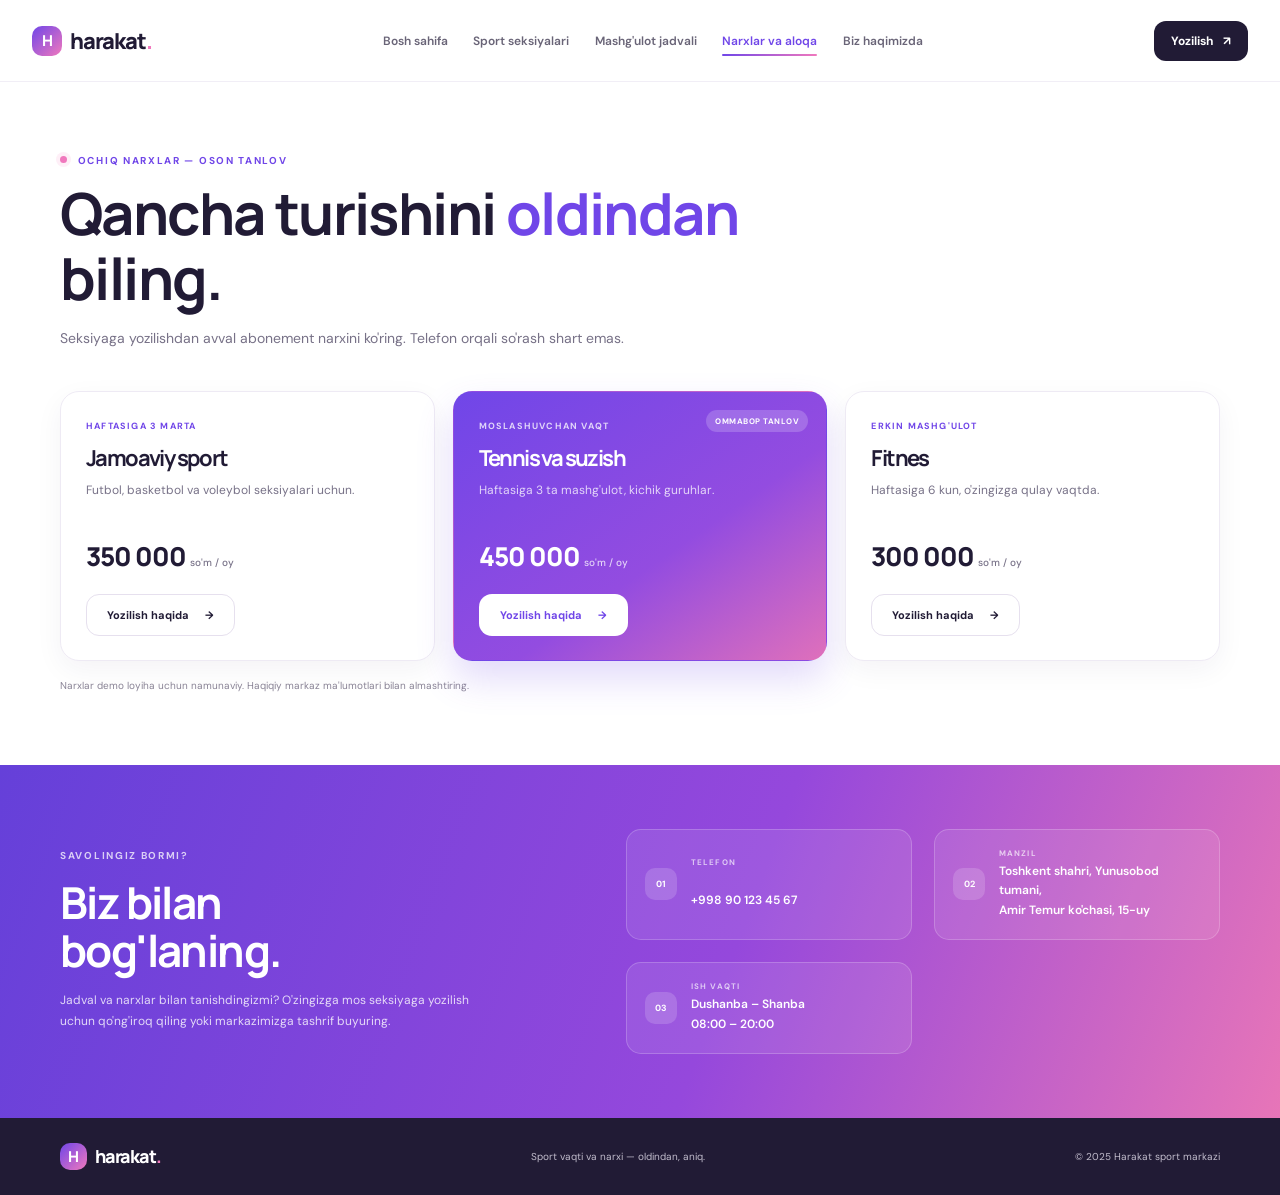
<file: narxlar.html>
<!DOCTYPE html>
<html lang="uz">
<head><meta charset="UTF-8"><meta name="viewport" content="width=device-width, initial-scale=1.0"><meta name="description" content="Harakat sport markazi abonement narxlari, telefon raqami va manzili."><title>Narxlar va aloqa — Harakat</title><link rel="stylesheet" href="style.css"></head>
<body>
  <header class="site-header"><a class="brand" href="index.html" aria-label="Harakat bosh sahifasi"><span class="brand-mark">H</span> harakat<span class="brand-dot">.</span></a><nav class="main-nav" aria-label="Asosiy menyu"><a href="index.html">Bosh sahifa</a><a href="sport.html">Sport seksiyalari</a><a href="jadval.html">Mashg'ulot jadvali</a><a class="active" href="narxlar.html">Narxlar va aloqa</a><a href="biz-haqimizda.html">Biz haqimizda</a></nav><a class="header-cta" href="#aloqa">Yozilish <span aria-hidden="true">↗</span></a></header>
  <main>
    <section class="page-intro container"><p class="eyebrow"><span class="status-dot"></span> OCHIQ NARXLAR — OSON TANLOV</p><h1>Qancha turishini <span>oldindan</span> biling.</h1><p>Seksiyaga yozilishdan avval abonement narxini ko'ring. Telefon orqali so'rash shart emas.</p></section>
    <section class="container price-section"><div class="price-grid">
      <article class="price-card"><span class="card-kicker">HAFTASIGA 3 MARTA</span><h2>Jamoaviy sport</h2><p>Futbol, basketbol va voleybol seksiyalari uchun.</p><div class="price-amount">350 000 <span>so'm / oy</span></div><a class="button button-outline" href="#aloqa">Yozilish haqida <span aria-hidden="true">→</span></a></article>
      <article class="price-card price-featured"><span class="price-label">OMMABOP TANLOV</span><span class="card-kicker">MOSLASHUVCHAN VAQT</span><h2>Tennis va suzish</h2><p>Haftasiga 3 ta mashg'ulot, kichik guruhlar.</p><div class="price-amount">450 000 <span>so'm / oy</span></div><a class="button button-light" href="#aloqa">Yozilish haqida <span aria-hidden="true">→</span></a></article>
      <article class="price-card"><span class="card-kicker">ERKIN MASHG'ULOT</span><h2>Fitnes</h2><p>Haftasiga 6 kun, o'zingizga qulay vaqtda.</p><div class="price-amount">300 000 <span>so'm / oy</span></div><a class="button button-outline" href="#aloqa">Yozilish haqida <span aria-hidden="true">→</span></a></article>
    </div><p class="table-note price-note">Narxlar demo loyiha uchun namunaviy. Haqiqiy markaz ma'lumotlari bilan almashtiring.</p></section>
    <section class="contact-section" id="aloqa"><div class="container contact-layout"><div><p class="eyebrow eyebrow-light">SAVOLINGIZ BORMI?</p><h2>Biz bilan<br>bog'laning.</h2><p>Jadval va narxlar bilan tanishdingizmi? O'zingizga mos seksiyaga yozilish uchun qo'ng'iroq qiling yoki markazimizga tashrif buyuring.</p></div><div class="contact-details">
      <div><span class="contact-icon">01</span><span class="contact-label">TELEFON</span><a href="tel:+998901234567">+998 90 123 45 67</a></div>
      <div><span class="contact-icon">02</span><span class="contact-label">MANZIL</span><p>Toshkent shahri, Yunusobod tumani,<br>Amir Temur ko'chasi, 15-uy</p></div>
      <div><span class="contact-icon">03</span><span class="contact-label">ISH VAQTI</span><p>Dushanba – Shanba<br>08:00 – 20:00</p></div>
    </div></div></section>
  </main>
  <footer class="site-footer"><div class="container footer-inner"><a class="brand brand-footer" href="index.html"><span class="brand-mark">H</span> harakat<span class="brand-dot">.</span></a><p>Sport vaqti va narxi — oldindan, aniq.</p><span>© 2025 Harakat sport markazi</span></div></footer>
</body></html>
</file>
<file: style.css>
@import url('https://fonts.googleapis.com/css2?family=DM+Sans:wght@400;500;600;700&family=Manrope:wght@400;500;600;700;800&display=swap');

:root {
  --ink: #211b35;
  --muted: #777187;
  --purple: #7046e8;
  --pink: #f078bd;
  --line: #eeeaf4;
  --paper: #fff;
  --soft: #faf8fd;
  --shadow: 0 20px 55px rgba(44, 27, 80, .09);
}
* { box-sizing: border-box; }
html { scroll-behavior: smooth; }
body { margin: 0; background: var(--paper); color: var(--ink); font-family: 'DM Sans', sans-serif; -webkit-font-smoothing: antialiased; }
a { color: inherit; text-decoration: none; }
img { display: block; max-width: 100%; }
.container { width: min(1160px, calc(100% - 64px)); margin-inline: auto; }
.site-header { min-height: 82px; padding: 0 max(32px, calc((100vw - 1280px) / 2)); display: flex; align-items: center; justify-content: space-between; gap: 28px; border-bottom: 1px solid rgba(238, 234, 244, .8); background: rgba(255,255,255,.94); }
.brand { display: inline-flex; align-items: center; gap: 8px; font: 800 22px 'Manrope', sans-serif; letter-spacing: -1.2px; white-space: nowrap; }
.brand-mark { display: grid; place-items: center; width: 30px; height: 30px; border-radius: 10px; background: linear-gradient(135deg,var(--purple),var(--pink)); color: #fff; font-size: 15px; letter-spacing: 0; }
.brand-dot { margin-left: -8px; color: var(--pink); }
.main-nav { display: flex; align-items: center; justify-content: center; gap: clamp(14px,2vw,29px); }
.main-nav a { position: relative; padding: 9px 0; color: #696477; font-size: 12px; font-weight: 600; white-space: nowrap; transition: color .22s ease; }
.main-nav a::after { position: absolute; right: 0; bottom: 2px; left: 0; height: 2px; border-radius: 2px; background: linear-gradient(90deg,var(--purple),var(--pink)); content: ''; transform: scaleX(0); transform-origin: left; transition: transform .22s ease; }
.main-nav a:hover,.main-nav a.active { color: var(--purple); }
.main-nav a:hover::after,.main-nav a.active::after { transform: scaleX(1); }
.header-cta { display: inline-flex; align-items: center; gap: 10px; padding: 12px 17px; border-radius: 12px; background: var(--ink); color: white; font-size: 12px; font-weight: 700; white-space: nowrap; transition: transform .22s ease,box-shadow .22s ease,background .22s ease; }
.header-cta:hover { transform: translateY(-2px); background: var(--purple); box-shadow: 0 9px 22px rgba(112,70,232,.24); }
.eyebrow { margin: 0 0 17px; color: var(--purple); font-size: 10px; font-weight: 700; letter-spacing: 1.7px; }
.status-dot { display: inline-block; width: 7px; height: 7px; margin-right: 7px; border-radius: 50%; background: var(--pink); vertical-align: 1px; box-shadow: 0 0 0 4px rgba(240,120,189,.12); }
h1,h2 { font-family: 'Manrope',sans-serif; letter-spacing: -1.6px; }
.hero { min-height: 536px; display: grid; grid-template-columns: 1fr .92fr; align-items: center; gap: 58px; padding-block: 65px 58px; }
.hero h1 { max-width: 580px; margin: 0 0 21px; font-size: clamp(43px,5.2vw,65px); line-height: 1.09; font-weight: 800; }
.hero h1 span,.page-intro h1 span { color: var(--purple); }
.hero-text { max-width: 495px; margin: 0 0 27px; color: var(--muted); font-size: 15px; line-height: 1.85; }
.hero-actions { display: flex; align-items: center; flex-wrap: wrap; gap: 23px; }
.button { display: inline-flex; min-height: 48px; align-items: center; justify-content: center; gap: 16px; padding: 0 20px; border: 1px solid transparent; border-radius: 13px; font-size: 12px; font-weight: 700; transition: transform .22s ease,box-shadow .22s ease,background .22s ease,color .22s ease; }
.button:hover { transform: translateY(-3px); box-shadow: 0 12px 25px rgba(53,35,91,.17); }
.button-primary { background: linear-gradient(110deg,var(--purple),#9a4ee3 55%,var(--pink)); color: white; box-shadow: 0 9px 22px rgba(112,70,232,.2); }
.button-primary:hover { box-shadow: 0 14px 28px rgba(112,70,232,.3); }
.button-light { background: white; color: var(--purple); }
.button-outline { border-color: #e6e0ee; background: #fff; color: var(--ink); }
.button-outline:hover { border-color: var(--purple); color: var(--purple); }
.text-link { display: inline-flex; align-items: center; gap: 9px; color: var(--purple); font-size: 12px; font-weight: 700; transition: gap .2s ease,color .2s ease; }
.text-link:hover { gap: 14px; color: #aa469f; }
.hero-note { display: flex; align-items: center; gap: 11px; margin-top: 34px; color: var(--muted); font-size: 11px; line-height: 1.6; }
.hero-note strong { color: var(--ink); font-size: 12px; }
.note-icon,.floating-icon { display: grid; place-items: center; width: 35px; height: 35px; border-radius: 11px; background: linear-gradient(140deg,#f7e1f2,#eee7ff); color: var(--purple); font-weight: 700; }
.note-icon { width: 31px; height: 31px; border-radius: 10px; }
.hero-visual { position: relative; padding: 0 0 26px 24px; }
.hero-visual::before { position: absolute; z-index: -1; top: -22px; right: -12px; width: 76%; height: 90%; border-radius: 38px; background: linear-gradient(145deg,#f4d8f0,#eee5ff 65%,#f8e4f4); content: ''; transform: rotate(3deg); }
.hero-image { width: 100%; height: 355px; border-radius: 28px; object-fit: cover; box-shadow: var(--shadow); }
.floating-card { position: absolute; bottom: 4px; left: 0; display: flex; align-items: center; gap: 12px; padding: 15px 18px; border: 1px solid rgba(255,255,255,.8); border-radius: 16px; background: rgba(255,255,255,.96); box-shadow: var(--shadow); }
.floating-card strong,.floating-card small { display: block; }
.floating-card strong { font-size: 11px; }
.floating-card small { margin-top: 4px; color: var(--muted); font-size: 10px; }
.image-caption { position: absolute; right: 1px; bottom: 0; color: #746c7f; font-size: 8px; font-weight: 700; letter-spacing: 1.2px; }
.quick-info { display: grid; grid-template-columns: repeat(3,1fr); padding: 24px 0; border-block: 1px solid var(--line); }
.quick-info div { display: flex; align-items: center; justify-content: center; gap: 11px; padding: 3px 12px; }
.quick-info div+div { border-left: 1px solid var(--line); }
.quick-info strong { font: 700 14px 'Manrope',sans-serif; }
.quick-info span { color: var(--muted); font-size: 11px; }
.section-block { padding-block: 75px 84px; }
.section-heading { display: flex; align-items: end; justify-content: space-between; gap: 20px; margin-bottom: 26px; }
.section-heading .eyebrow { margin-bottom: 8px; }
.section-heading h2,.callout-strip h2 { margin: 0; font-size: clamp(24px,3vw,34px); line-height: 1.2; }
.section-heading>.text-link { margin-bottom: 5px; }
.sport-grid { display: grid; grid-template-columns: repeat(3,1fr); gap: 19px; }
.sport-card { overflow: hidden; border: 1px solid var(--line); border-radius: 19px; background: white; box-shadow: 0 8px 25px rgba(44,27,80,.045); transition: transform .25s ease,box-shadow .25s ease; }
.sport-card:hover { transform: translateY(-5px); box-shadow: var(--shadow); }
.sport-card>img { width: 100%; height: 200px; object-fit: cover; transition: transform .45s ease; }
.sport-card:hover>img { transform: scale(1.035); }
.sport-card-body { position: relative; display: flex; flex-direction: column; gap: 6px; padding: 17px 19px 20px; background: #fff; }
.card-kicker { color: var(--purple); font-size: 9px; font-weight: 700; letter-spacing: 1.2px; }
.sport-card-body strong { font: 700 19px 'Manrope',sans-serif; }
.card-arrow { position: absolute; top: 26px; right: 20px; color: var(--purple); font-size: 18px; transition: transform .2s ease; }
.sport-card:hover .card-arrow { transform: translate(3px,-3px); }
.schedule-teaser,.contact-section { background: linear-gradient(110deg,#6540d9 0%,#9548dc 57%,#e775b8 100%); color: white; }
.schedule-teaser { padding: 55px 0; }
.teaser-inner { display: flex; align-items: center; justify-content: space-between; gap: 24px; }
.eyebrow-light { color: rgba(255,255,255,.75); }
.teaser-inner h2 { margin: 0; font-size: clamp(27px,4vw,39px); line-height: 1.2; }
.site-footer { padding: 25px 0; background: #211b35; color: white; }
.footer-inner { display: flex; align-items: center; justify-content: space-between; gap: 20px; }
.brand-footer { font-size: 18px; }
.brand-footer .brand-mark { width: 27px; height: 27px; }
.footer-inner p,.footer-inner>span { margin: 0; color: #c2bdcd; font-size: 10px; }
.page-intro { padding-top: 72px; padding-bottom: 40px; }
.page-intro .eyebrow { margin-bottom: 14px; }
.page-intro h1 { max-width: 790px; margin: 0 0 15px; font-size: clamp(39px,5vw,58px); line-height: 1.12; }
.page-intro>p:last-child { max-width: 630px; margin-bottom: 0; color: var(--muted); font-size: 14px; line-height: 1.8; }
.sport-grid-full { grid-template-columns: repeat(2,1fr); }
.sport-detail { display: grid; grid-template-columns: .92fr 1.08fr; align-items: center; }
.sport-detail>img { height: 100%; min-height: 225px; }
.detail-copy { padding: 24px; }
.detail-copy h2 { margin: 7px 0 9px; font-size: 24px; }
.detail-copy p { margin: 0 0 16px; color: var(--muted); font-size: 12px; line-height: 1.75; }
.callout-strip { display: flex; align-items: center; justify-content: space-between; gap: 25px; margin-block: 0 76px; padding: 27px 30px; border: 1px solid #eee6f5; border-radius: 19px; background: linear-gradient(110deg,#fcf9ff,#fff7fc); }
.callout-strip .eyebrow { margin-bottom: 7px; }
.callout-strip h2 { font-size: 22px; }
.schedule-layout { display: grid; grid-template-columns: 1.55fr .75fr; align-items: start; gap: 24px; padding-bottom: 70px; }
.schedule-card { overflow: hidden; border: 1px solid var(--line); border-radius: 19px; background: white; box-shadow: var(--shadow); }
.table-heading { display: flex; align-items: center; justify-content: space-between; gap: 16px; padding: 23px 24px; }
.table-heading .eyebrow { margin-bottom: 5px; }
.table-heading h2 { margin: 0; font-size: 23px; }
.schedule-badge { padding: 8px 11px; border-radius: 20px; background: #f7efff; color: var(--purple); font-size: 9px; font-weight: 700; white-space: nowrap; }
.table-scroll { overflow-x: auto; }
table { width: 100%; border-collapse: collapse; text-align: left; }
th,td { padding: 15px 18px; border-top: 1px solid var(--line); font-size: 11px; }
thead th { background: #faf8fd; color: #8a8496; font-size: 9px; font-weight: 700; letter-spacing: .6px; text-transform: uppercase; }
tbody th { color: var(--ink); font-weight: 700; white-space: nowrap; }
tbody td { color: var(--muted); }
tbody tr { transition: background .18s ease; }
tbody tr:hover { background: #fcf9ff; }
.table-note { margin: 0; padding: 14px 20px 17px; color: #898395; font-size: 10px; line-height: 1.65; }
.schedule-aside { overflow: hidden; border: 1px solid var(--line); border-radius: 19px; background: var(--soft); }
.schedule-aside img { width: 100%; height: 175px; object-fit: cover; }
.aside-copy { padding: 20px; }
.aside-copy h2 { margin: 8px 0; font-size: 21px; line-height: 1.2; }
.aside-copy p { color: var(--muted); font-size: 12px; line-height: 1.7; }
.schedule-layout+.callout-strip { margin-bottom: 76px; }
.price-section { padding-bottom: 70px; }
.price-grid { display: grid; grid-template-columns: repeat(3,1fr); gap: 18px; }
.price-card { position: relative; display: flex; min-height: 270px; flex-direction: column; align-items: flex-start; padding: 28px 25px 24px; border: 1px solid var(--line); border-radius: 19px; background: white; box-shadow: 0 9px 28px rgba(44,27,80,.05); }
.price-card h2 { margin: 11px 0 8px; font-size: 22px; }
.price-card>p { min-height: 39px; margin: 0 0 18px; color: var(--muted); font-size: 12px; line-height: 1.65; }
.price-amount { margin-bottom: 19px; font: 800 26px 'Manrope',sans-serif; letter-spacing: -1px; }
.price-amount span { color: var(--muted); font: 500 10px 'DM Sans',sans-serif; letter-spacing: 0; }
.price-card .button { min-height: 42px; margin-top: auto; font-size: 11px; }
.price-featured { border-color: transparent; background: linear-gradient(145deg,#7046e8,#934ce0 59%,#df70bb); color: white; box-shadow: 0 18px 37px rgba(112,70,232,.2); }
.price-featured .card-kicker,.price-featured>p,.price-featured .price-amount span { color: rgba(255,255,255,.77); }
.price-label { position: absolute; top: 18px; right: 18px; padding: 6px 9px; border-radius: 20px; background: rgba(255,255,255,.19); color: white; font-size: 8px; font-weight: 700; letter-spacing: .5px; }
.price-note { padding: 17px 0 0; }
.contact-section { padding: 64px 0; }
.contact-layout { display: grid; grid-template-columns: .9fr 1.1fr; gap: 80px; align-items: center; }
.contact-layout h2 { margin: 0 0 15px; font-size: 44px; line-height: 1.08; }
.contact-layout>div:first-child>p:last-child { max-width: 420px; margin: 0; color: rgba(255,255,255,.8); font-size: 12px; line-height: 1.8; }
.contact-details { display: grid; grid-template-columns: 1fr 1fr; gap: 22px; }
.contact-details>div { display: grid; grid-template-columns: 34px 1fr; column-gap: 12px; align-items: center; padding: 18px; border: 1px solid rgba(255,255,255,.2); border-radius: 15px; background: rgba(255,255,255,.09); }
.contact-icon { display: grid; grid-row: span 2; place-items: center; width: 32px; height: 32px; border-radius: 10px; background: rgba(255,255,255,.16); font-size: 9px; font-weight: 700; }
.contact-label { color: rgba(255,255,255,.68); font-size: 8px; font-weight: 700; letter-spacing: 1.1px; }
.contact-details a,.contact-details p { margin: 4px 0 0; font-size: 12px; font-weight: 600; line-height: 1.65; }
.contact-details a:hover { text-decoration: underline; }
.about-layout { display: grid; grid-template-columns: 1fr 1fr; gap: 60px; align-items: center; padding-block: 10px 75px; }
.about-image { position: relative; padding: 0 20px 20px 0; }
.about-image::before { position: absolute; z-index: -1; right: 0; bottom: 0; width: 76%; height: 80%; border-radius: 28px; background: linear-gradient(140deg,#f1d7f1,#e8e0ff); content: ''; }
.about-image img { width: 100%; height: 350px; border-radius: 22px; object-fit: cover; box-shadow: var(--shadow); }
.about-copy h2 { margin: 0 0 16px; font-size: 34px; line-height: 1.16; }
.about-copy>p:not(.eyebrow) { color: var(--muted); font-size: 12px; line-height: 1.85; }
.about-copy .text-link { margin-top: 5px; }
.mission-section { padding: 55px 0 60px; background: linear-gradient(110deg,#faf7ff,#fff8fc); }
.mission-grid { display: grid; grid-template-columns: repeat(3,1fr); gap: 35px; }
.mission-grid>div { padding: 8px 18px 8px 0; }
.mission-number { display: inline-grid; place-items: center; width: 32px; height: 32px; margin-bottom: 15px; border-radius: 10px; background: linear-gradient(140deg,#efe8ff,#fce9f5); color: var(--purple); font-size: 10px; font-weight: 700; }
.mission-grid h2 { margin: 0 0 8px; font-size: 19px; }
.mission-grid p { margin: 0; color: var(--muted); font-size: 12px; line-height: 1.75; }
.reveal,main>section { animation: appear .8s both; }
.hero-visual.reveal { animation-delay: .14s; }
@keyframes appear { from { opacity: 0; transform: translateY(16px); } to { opacity: 1; transform: translateY(0); } }
@media (prefers-reduced-motion: reduce) { *,*::before,*::after { scroll-behavior: auto !important; animation-duration: .01ms !important; animation-iteration-count: 1 !important; transition-duration: .01ms !important; } }
@media (max-width: 1020px) {
  .site-header { flex-wrap: wrap; justify-content: space-between; gap: 5px 18px; padding: 15px 28px; }
  .main-nav { order: 3; width: 100%; justify-content: space-between; gap: 12px; }
  .hero { gap: 35px; }
  .hero-image { height: 315px; }
  .sport-detail { grid-template-columns: 1fr; }
  .sport-detail>img { height: 180px; min-height: 0; }
  .schedule-layout { grid-template-columns: 1fr; }
  .schedule-aside { display: grid; grid-template-columns: .8fr 1.2fr; }
  .schedule-aside img { height: 100%; min-height: 200px; }
  .contact-layout { gap: 40px; }
}
@media (max-width: 680px) {
  .container { width: min(100% - 36px,520px); }
  .site-header { min-height: 0; padding: 14px 18px 10px; gap: 9px; }
  .brand { font-size: 20px; }
  .header-cta { padding: 10px 12px; }
  .main-nav { justify-content: flex-start; overflow-x: auto; gap: 20px; padding: 2px 0 6px; scrollbar-width: thin; }
  .main-nav a { font-size: 11px; }
  .hero { min-height: auto; grid-template-columns: 1fr; gap: 33px; padding-block: 46px 38px; }
  .hero h1 { font-size: clamp(42px,12vw,58px); }
  .hero-text { font-size: 13px; }
  .hero-visual { margin: 0 8px 8px 0; padding-left: 13px; }
  .hero-image { height: 260px; border-radius: 21px; }
  .floating-card { left: -5px; padding: 11px 13px; }
  .image-caption { right: 0; font-size: 7px; }
  .quick-info { grid-template-columns: 1fr; gap: 13px; padding: 19px 0; }
  .quick-info div { justify-content: flex-start; padding: 0 4px; }
  .quick-info div+div { border: 0; }
  .quick-info strong { min-width: 125px; }
  .section-block { padding-block: 53px 58px; }
  .section-heading { align-items: flex-start; flex-direction: column; }
  .sport-grid,.sport-grid-full,.price-grid { grid-template-columns: 1fr; }
  .sport-card>img { height: 210px; }
  .sport-detail { grid-template-columns: .85fr 1.15fr; }
  .sport-detail>img { height: 100%; min-height: 215px; }
  .detail-copy { padding: 17px; }
  .detail-copy h2 { font-size: 20px; }
  .detail-copy p { font-size: 11px; }
  .teaser-inner,.callout-strip { align-items: flex-start; flex-direction: column; }
  .schedule-teaser { padding: 40px 0; }
  .callout-strip { margin-bottom: 55px; padding: 22px; }
  .footer-inner { align-items: flex-start; flex-direction: column; gap: 11px; }
  .page-intro { padding-top: 48px; padding-bottom: 29px; }
  .page-intro h1 { font-size: 42px; }
  .schedule-layout { padding-bottom: 49px; }
  .table-heading { align-items: flex-start; flex-direction: column; padding: 19px; }
  th,td { padding: 13px 14px; }
  .schedule-aside { grid-template-columns: 1fr; }
  .schedule-aside img { height: 190px; min-height: 0; }
  .price-section { padding-bottom: 45px; }
  .price-card { min-height: 250px; }
  .contact-section { padding: 45px 0; }
  .contact-layout { grid-template-columns: 1fr; gap: 30px; }
  .contact-layout h2 { font-size: 38px; }
  .contact-details { grid-template-columns: 1fr; gap: 11px; }
  .about-layout { grid-template-columns: 1fr; gap: 32px; padding-block: 7px 50px; }
  .about-image img { height: 260px; }
  .about-copy h2 { font-size: 29px; }
  .mission-grid { grid-template-columns: 1fr; gap: 22px; }
  .mission-section { padding: 40px 0; }
}
@media (max-width: 390px) {
  .sport-detail { grid-template-columns: 1fr; }
  .sport-detail>img { height: 190px; min-height: 0; }
  .hero-actions { align-items: flex-start; flex-direction: column; gap: 16px; }
}
</file>
